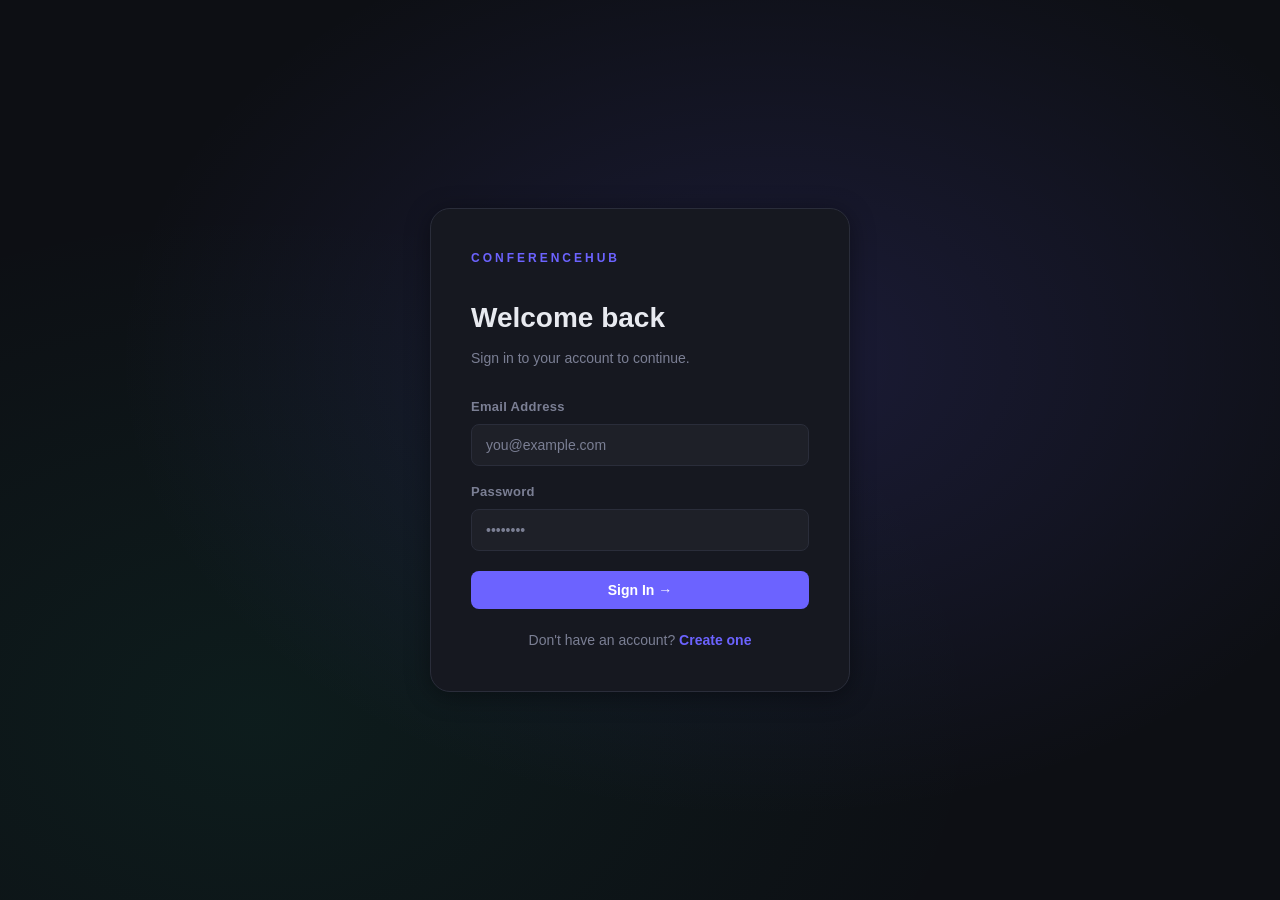
<file: index.html>
<!DOCTYPE html>
<html lang="en">
<head>
    <meta charset="UTF-8">
    <meta name="viewport" content="width=device-width, initial-scale=1.0">
    <title>ConferenceHub — Login</title>
    <link rel="stylesheet" href="style.css">
</head>
<body>
<div class="auth-wrapper">
    <div class="auth-card">
        <div class="auth-logo">CONFERENCEHUB</div>
        <h2>Welcome back</h2>
        <p class="subtitle">Sign in to your account to continue.</p>

        <div class="form-group">
            <label>Email Address</label>
            <input type="email" id="email" placeholder="you@example.com">
        </div>
        <div class="form-group">
            <label>Password</label>
            <input type="password" id="password" placeholder="••••••••">
        </div>

        <button onclick="loginUser()" style="width:100%;justify-content:center;margin-top:4px;">Sign In →</button>

        <p style="margin-top:20px;font-size:14px;color:var(--text-muted);text-align:center;">
            Don't have an account? <a href="register.html">Create one</a>
        </p>
    </div>
</div>
<script src="script.js"></script>
</body>
</html>
</file>
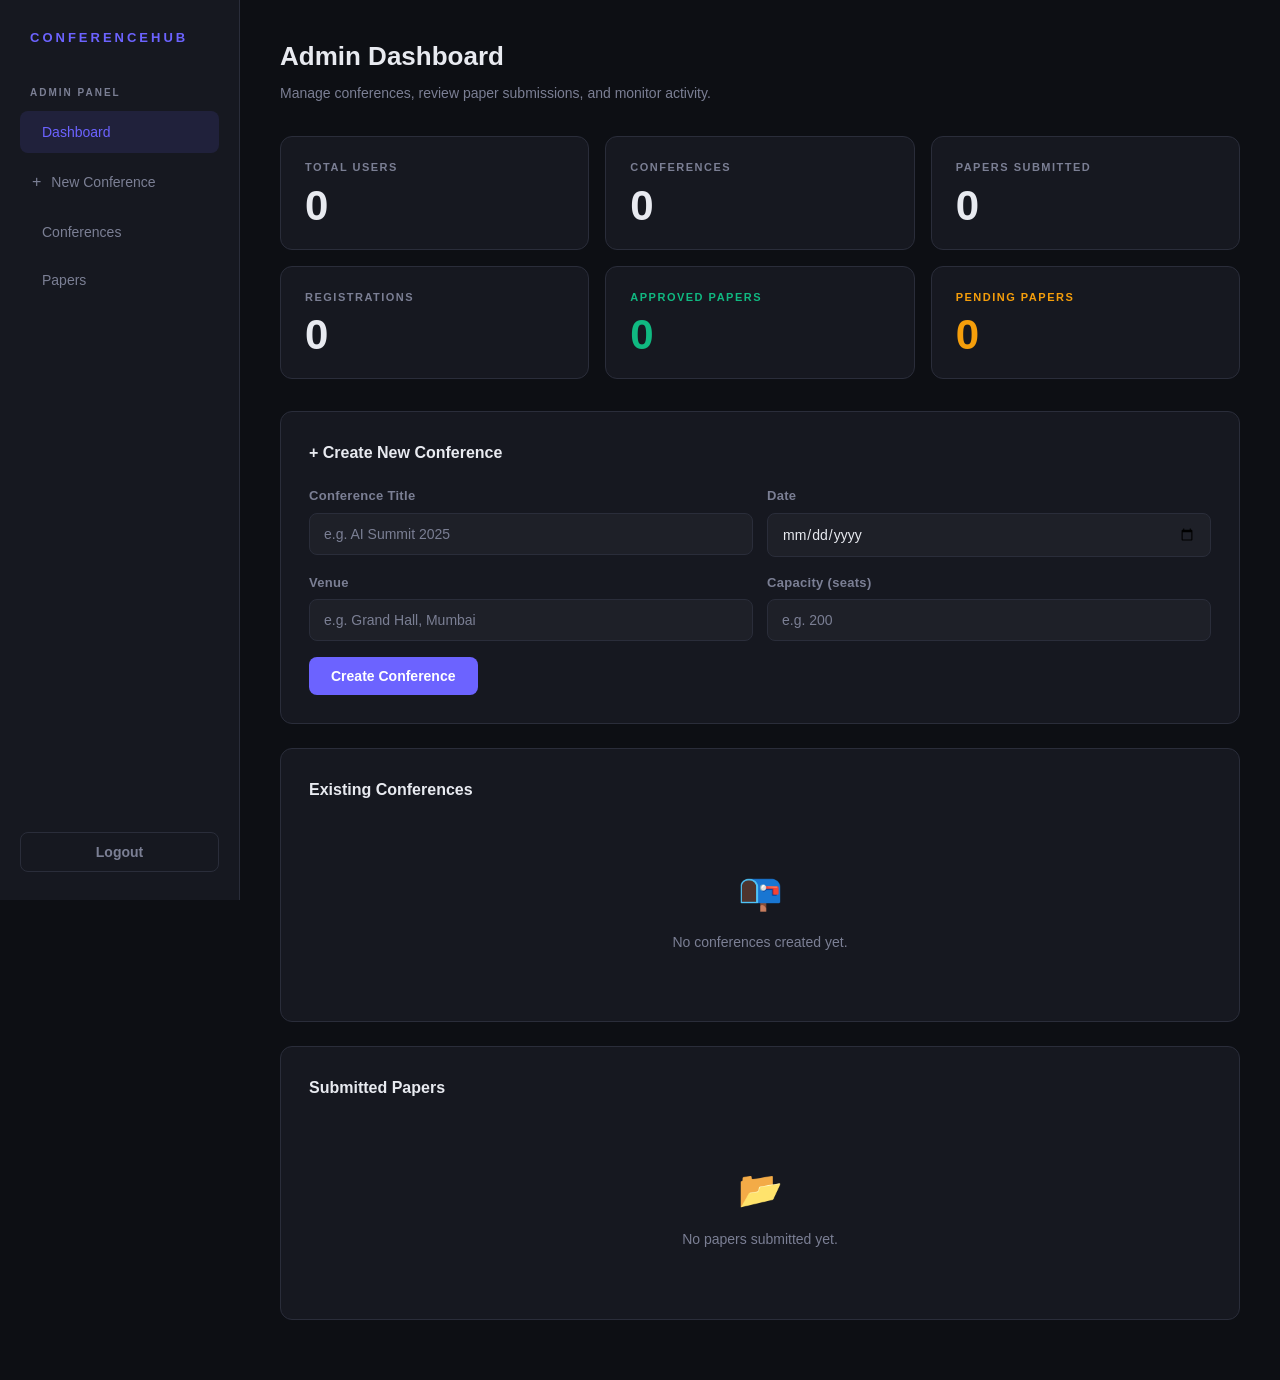
<file: admin.html>
<!DOCTYPE html>
<html lang="en">
<head>
    <meta charset="UTF-8">
    <meta name="viewport" content="width=device-width, initial-scale=1.0">
    <title>Admin Dashboard — ConferenceHub</title>
    <link rel="stylesheet" href="style.css">
</head>
<body onload="loadAdminData()">

<div class="dash-layout">
    <!-- Sidebar -->
    <aside class="sidebar">
        <div class="sidebar-logo">CONFERENCEHUB</div>
        <div class="sidebar-section">Admin Panel</div>
        <a class="active"><span class="sidebar-icon"></span> Dashboard</a>
        <a onclick="document.getElementById('createSection').scrollIntoView({behavior:'smooth'})">
            <span class="sidebar-icon">+</span> New Conference
        </a>
        <a onclick="document.getElementById('confSection').scrollIntoView({behavior:'smooth'})">
            <span class="sidebar-icon"></span> Conferences
        </a>
        <a onclick="document.getElementById('paperSection').scrollIntoView({behavior:'smooth'})">
            <span class="sidebar-icon"></span> Papers
        </a>
        <div class="sidebar-bottom">
            <button class="btn-ghost" onclick="logout()" style="width:100%;justify-content:center;">
                Logout
            </button>
        </div>
    </aside>

    <!-- Main -->
    <main class="main-content">
        <div class="page-header">
            <h2>Admin Dashboard</h2>
            <p>Manage conferences, review paper submissions, and monitor activity.</p>
        </div>

        <!-- Stats -->
        <div id="stats"></div>

        <!-- Create Conference -->
        <div class="panel" id="createSection">
            <div class="panel-title">+ Create New Conference</div>
            <div class="form-row">
                <div class="form-group">
                    <label>Conference Title</label>
                    <input type="text" id="title" placeholder="e.g. AI Summit 2025">
                </div>
                <div class="form-group">
                    <label>Date</label>
                    <input type="date" id="date">
                </div>
            </div>
            <div class="form-row">
                <div class="form-group">
                    <label>Venue</label>
                    <input type="text" id="venue" placeholder="e.g. Grand Hall, Mumbai">
                </div>
                <div class="form-group">
                    <label>Capacity (seats)</label>
                    <input type="number" id="capacity" placeholder="e.g. 200" min="1">
                </div>
            </div>
            <button onclick="createConference()">Create Conference</button>
        </div>

        <!-- Conferences List -->
        <div class="panel" id="confSection">
            <div class="panel-title"> Existing Conferences</div>
            <div id="conferenceList"></div>
        </div>

        <!-- Papers List -->
        <div class="panel" id="paperSection">
            <div class="panel-title"> Submitted Papers</div>
            <div id="paperList"></div>
        </div>
    </main>
</div>

<script src="script.js"></script>
</body>
</html>
</file>
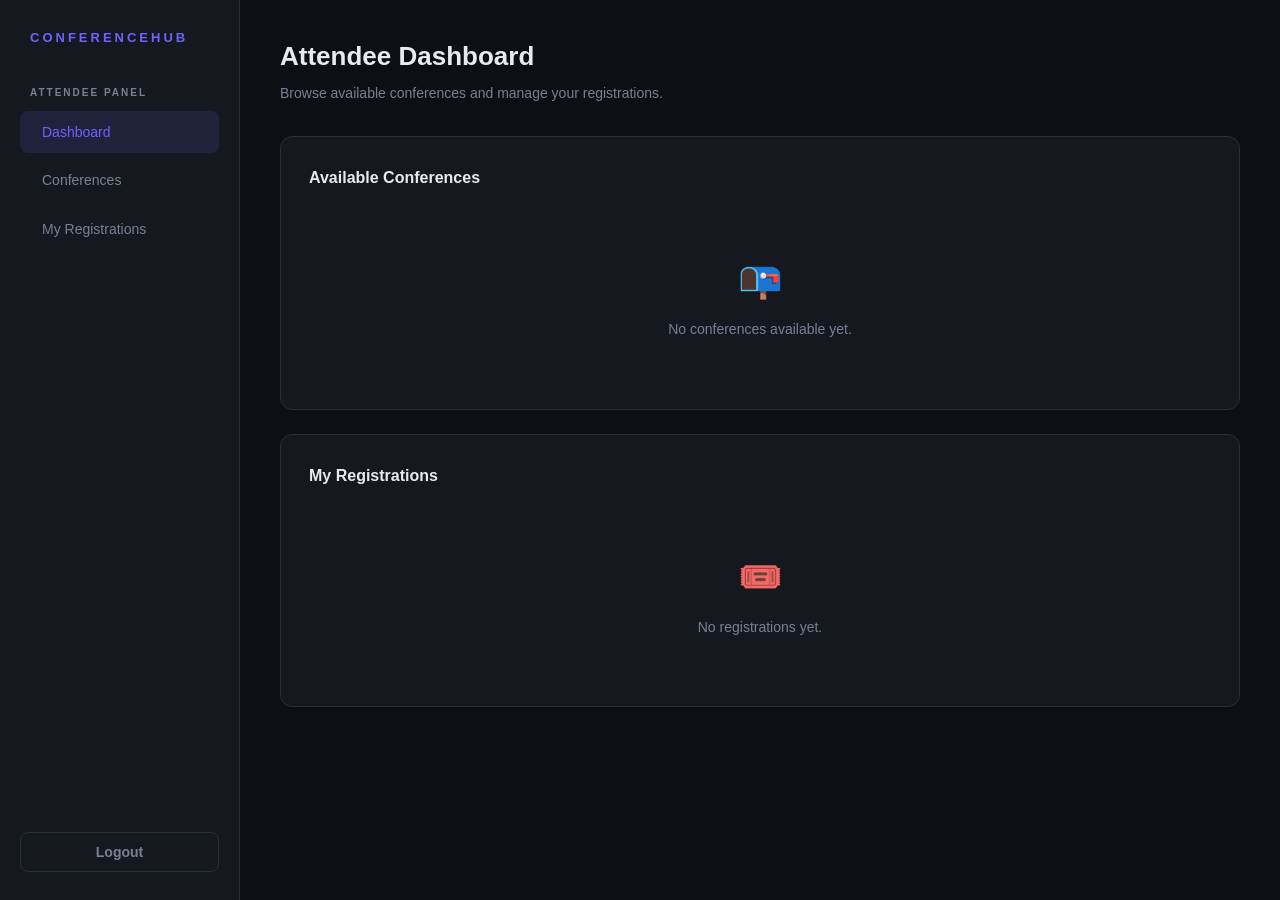
<file: attendee.html>
<!DOCTYPE html>
<html lang="en">
<head>
    <meta charset="UTF-8">
    <meta name="viewport" content="width=device-width, initial-scale=1.0">
    <title>Attendee Dashboard — ConferenceHub</title>
    <link rel="stylesheet" href="style.css">
</head>
<body onload="loadAttendeePage()">

<div class="dash-layout">
    <aside class="sidebar">
        <div class="sidebar-logo">CONFERENCEHUB</div>
        <div class="sidebar-section">Attendee Panel</div>
        <a class="active"><span class="sidebar-icon"></span> Dashboard</a>
        <a onclick="document.getElementById('availSection').scrollIntoView({behavior:'smooth'})">
            <span class="sidebar-icon"></span> Conferences
        </a>
        <a onclick="document.getElementById('myRegSection').scrollIntoView({behavior:'smooth'})">
            <span class="sidebar-icon"></span> My Registrations
        </a>
        <div class="sidebar-bottom">
            <button class="btn-ghost" onclick="logout()" style="width:100%;justify-content:center;">
                Logout
            </button>
        </div>
    </aside>

    <main class="main-content">
        <div class="page-header">
            <h2>Attendee Dashboard</h2>
            <p>Browse available conferences and manage your registrations.</p>
        </div>

        <!-- Available Conferences -->
        <div class="panel" id="availSection">
            <div class="panel-title"> Available Conferences</div>
            <div id="conferenceList"></div>
        </div>

        <!-- My Registrations -->
        <div class="panel" id="myRegSection">
            <div class="panel-title"> My Registrations</div>
            <div id="myRegistrations"></div>
        </div>
    </main>
</div>

<script src="script.js"></script>
</body>
</html>
</file>
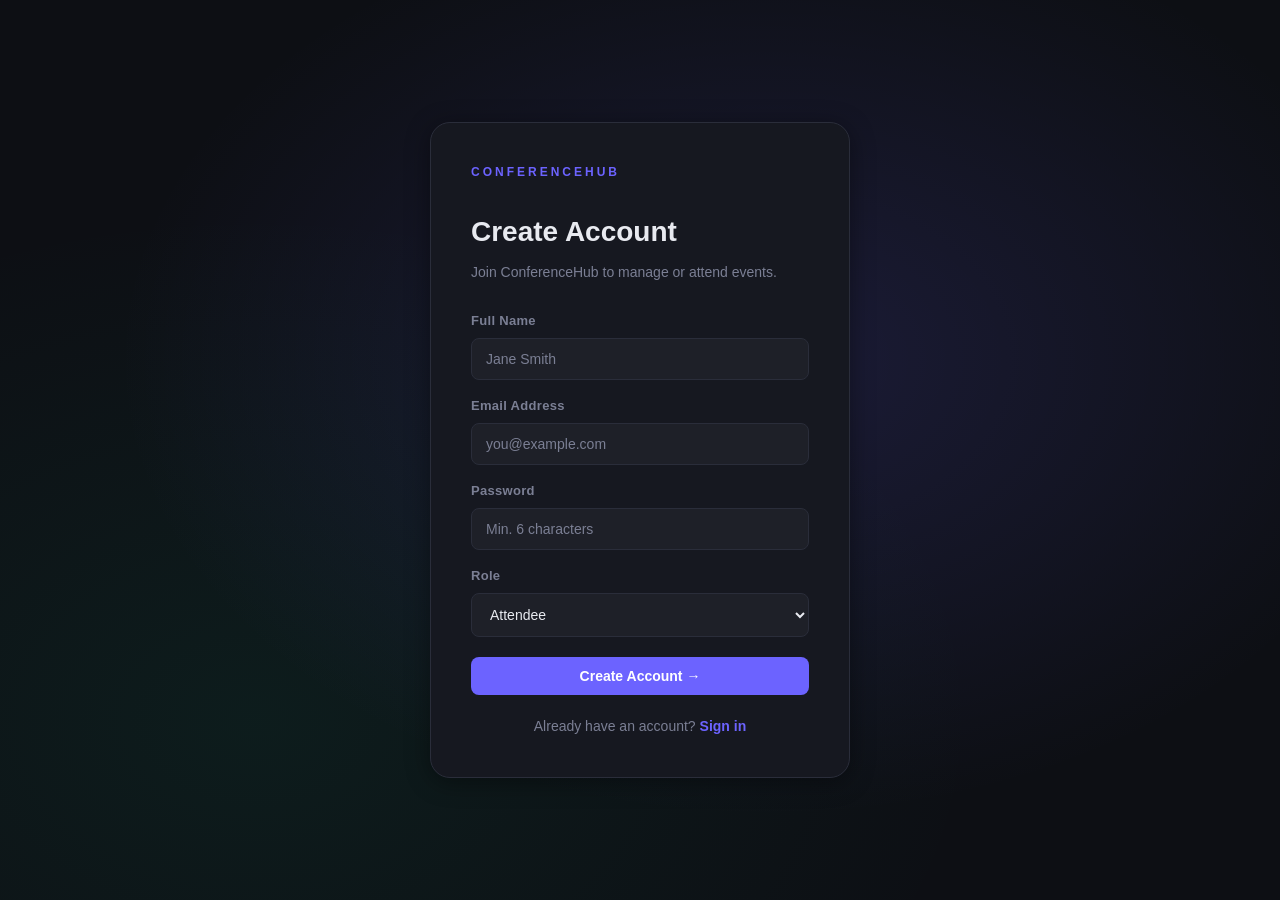
<file: register.html>
<!DOCTYPE html>
<html lang="en">
<head>
    <meta charset="UTF-8">
    <meta name="viewport" content="width=device-width, initial-scale=1.0">
    <title>ConferenceHub — Register</title>
    <link rel="stylesheet" href="style.css">
</head>
<body>
<div class="auth-wrapper">
    <div class="auth-card">
        <div class="auth-logo">CONFERENCEHUB</div>
        <h2>Create Account</h2>
        <p class="subtitle">Join ConferenceHub to manage or attend events.</p>

        <div class="form-group">
            <label>Full Name</label>
            <input type="text" id="name" placeholder="Jane Smith">
        </div>
        <div class="form-group">
            <label>Email Address</label>
            <input type="email" id="email" placeholder="you@example.com">
        </div>
        <div class="form-group">
            <label>Password</label>
            <input type="password" id="password" placeholder="Min. 6 characters">
        </div>
        <div class="form-group">
            <label>Role</label>
            <select id="role">
                <option value="Admin">Admin</option>
                <option value="Speaker">Speaker</option>
                <option value="Attendee" selected>Attendee</option>
            </select>
        </div>

        <button onclick="registerUser()" style="width:100%;justify-content:center;margin-top:4px;">Create Account →</button>

        <p style="margin-top:20px;font-size:14px;color:var(--text-muted);text-align:center;">
            Already have an account? <a href="index.html">Sign in</a>
        </p>
    </div>
</div>
<script src="script.js"></script>
</body>
</html>
</file>
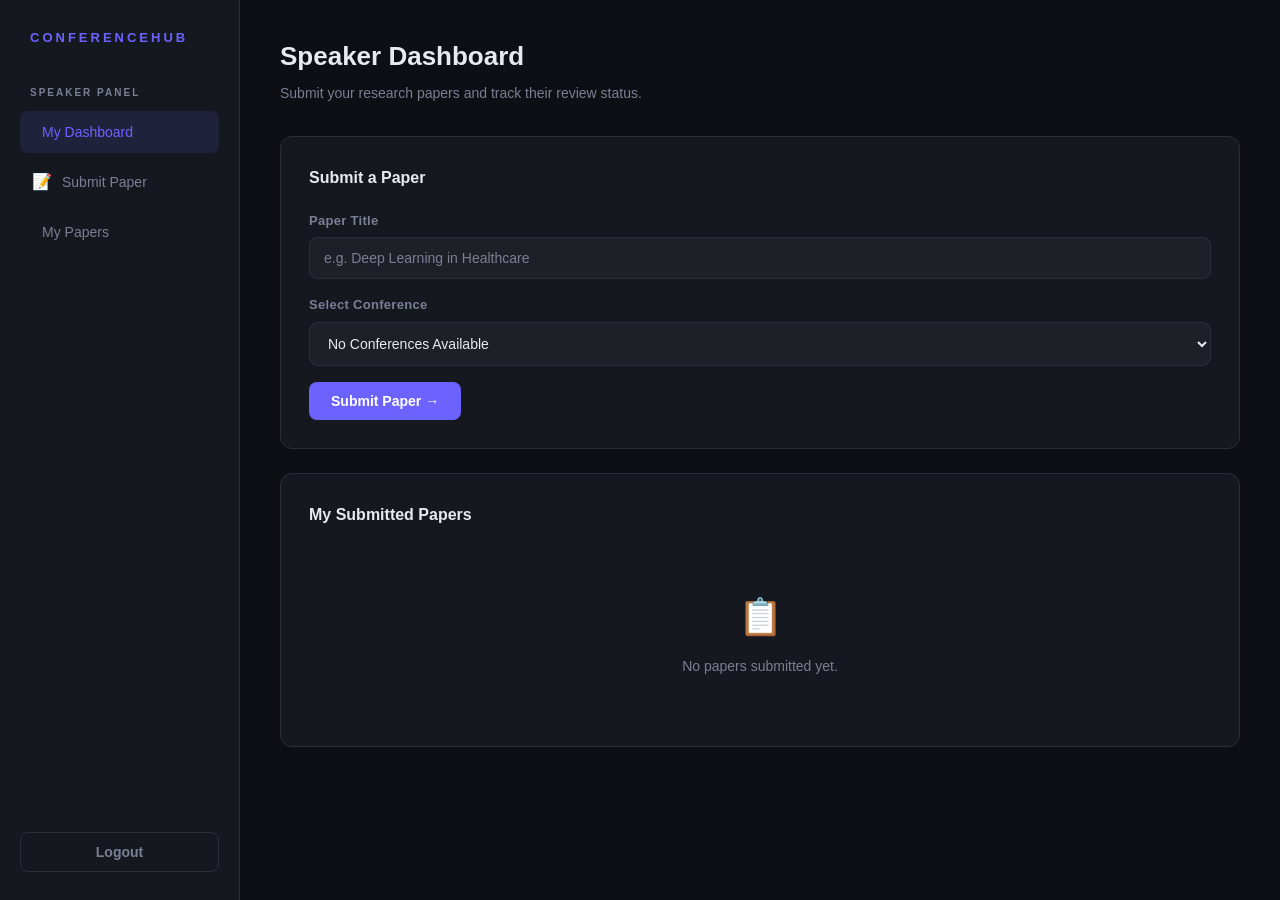
<file: speaker.html>
<!DOCTYPE html>
<html lang="en">
<head>
    <meta charset="UTF-8">
    <meta name="viewport" content="width=device-width, initial-scale=1.0">
    <title>Speaker Dashboard — ConferenceHub</title>
    <link rel="stylesheet" href="style.css">
</head>
<body onload="loadSpeakerPage()">

<div class="dash-layout">
    <aside class="sidebar">
        <div class="sidebar-logo">CONFERENCEHUB</div>
        <div class="sidebar-section">Speaker Panel</div>
        <a class="active"><span class="sidebar-icon"></span> My Dashboard</a>
        <a onclick="document.getElementById('submitSection').scrollIntoView({behavior:'smooth'})">
            <span class="sidebar-icon">📝</span> Submit Paper
        </a>
        <a onclick="document.getElementById('papersSection').scrollIntoView({behavior:'smooth'})">
            <span class="sidebar-icon"></span> My Papers
        </a>
        <div class="sidebar-bottom">
            <button class="btn-ghost" onclick="logout()" style="width:100%;justify-content:center;">
                Logout
            </button>
        </div>
    </aside>

    <main class="main-content">
        <div class="page-header">
            <h2>Speaker Dashboard</h2>
            <p>Submit your research papers and track their review status.</p>
        </div>

        <!-- Submit Paper -->
        <div class="panel" id="submitSection">
            <div class="panel-title">Submit a Paper</div>
            <div class="form-group">
                <label>Paper Title</label>
                <input type="text" id="paperTitle" placeholder="e.g. Deep Learning in Healthcare">
            </div>
            <div class="form-group">
                <label>Select Conference</label>
                <select id="conferenceSelect">
                    <option value="">Loading conferences...</option>
                </select>
            </div>
            <button onclick="submitPaper()">Submit Paper →</button>
        </div>

        <!-- My Papers -->
        <div class="panel" id="papersSection">
            <div class="panel-title"> My Submitted Papers</div>
            <div id="myPapers"></div>
        </div>
    </main>
</div>

<script src="script.js"></script>
</body>
</html>
</file>
<file: style.css>
:root {
    --bg: #0d0f14;
    --surface: #161820;
    --surface2: #1e2028;
    --border: #2a2d3a;
    --text: #e8eaf0;
    --text-muted: #7b7f94;
    --accent: #6c63ff;
    --accent-hover: #5a52e0;
    --accent-soft: rgba(108,99,255,0.12);
    --green: #10b981;
    --green-soft: rgba(16,185,129,0.12);
    --red: #ef4444;
    --red-soft: rgba(239,68,68,0.12);
    --yellow: #f59e0b;
    --yellow-soft: rgba(245,158,11,0.12);
    --radius: 12px;
    --radius-sm: 8px;
    --shadow: 0 4px 24px rgba(0,0,0,0.4);
}

* { margin: 0; padding: 0; box-sizing: border-box; }

body {
    font-family: 'Segoe UI', 'Helvetica Neue', Arial, sans-serif;
    background: var(--bg);
    color: var(--text);
    min-height: 100vh;
    line-height: 1.6;
}

/* ── AUTH PAGES ── */
.auth-wrapper {
    min-height: 100vh;
    display: flex;
    align-items: center;
    justify-content: center;
    background: radial-gradient(ellipse at 60% 40%, rgba(108,99,255,0.15) 0%, transparent 60%),
                radial-gradient(ellipse at 20% 80%, rgba(16,185,129,0.08) 0%, transparent 50%),
                var(--bg);
}

.auth-card {
    width: 420px;
    background: var(--surface);
    border: 1px solid var(--border);
    border-radius: 20px;
    padding: 40px;
    box-shadow: var(--shadow);
    animation: slideUp 0.4s cubic-bezier(0.16,1,0.3,1);
}

.auth-logo {
    font-family: 'Segoe UI', 'Helvetica Neue', Arial, sans-serif;
    font-size: 12px;
    font-weight: 800;
    letter-spacing: 3px;
    text-transform: uppercase;
    color: var(--accent);
    margin-bottom: 28px;
}

.auth-card h2 {
    font-family: 'Segoe UI', 'Helvetica Neue', Arial, sans-serif;
    font-size: 28px;
    font-weight: 800;
    color: var(--text);
    margin-bottom: 6px;
}

.auth-card .subtitle {
    color: var(--text-muted);
    font-size: 14px;
    margin-bottom: 28px;
}

/* ── DASHBOARD LAYOUT ── */
.dash-layout {
    display: flex;
    min-height: 100vh;
}

.sidebar {
    width: 240px;
    background: var(--surface);
    border-right: 1px solid var(--border);
    padding: 28px 20px;
    display: flex;
    flex-direction: column;
    gap: 6px;
    position: fixed;
    height: 100vh;
}

.sidebar-logo {
    font-family: 'Segoe UI', 'Helvetica Neue', Arial, sans-serif;
    font-size: 13px;
    font-weight: 800;
    letter-spacing: 3px;
    text-transform: uppercase;
    color: var(--accent);
    padding: 0 10px;
    margin-bottom: 20px;
}

.sidebar-section {
    font-size: 10px;
    letter-spacing: 2px;
    text-transform: uppercase;
    color: var(--text-muted);
    padding: 10px 10px 4px;
    font-weight: 600;
}

.sidebar a {
    display: flex;
    align-items: center;
    gap: 10px;
    padding: 10px 12px;
    border-radius: var(--radius-sm);
    color: var(--text-muted);
    text-decoration: none;
    font-size: 14px;
    font-weight: 500;
    transition: all 0.2s;
    cursor: pointer;
}

.sidebar a:hover, .sidebar a.active {
    background: var(--accent-soft);
    color: var(--accent);
}

.sidebar-icon { font-size: 16px; }

.sidebar-bottom {
    margin-top: auto;
}

.main-content {
    margin-left: 240px;
    padding: 36px 40px;
    flex: 1;
    max-width: calc(100vw - 240px);
}

.page-header {
    margin-bottom: 32px;
}

.page-header h2 {
    font-family: 'Segoe UI', 'Helvetica Neue', Arial, sans-serif;
    font-size: 26px;
    font-weight: 800;
    color: var(--text);
}

.page-header p {
    color: var(--text-muted);
    font-size: 14px;
    margin-top: 4px;
}

/* ── STATS GRID ── */
.stats-grid {
    display: grid;
    grid-template-columns: repeat(3, 1fr);
    gap: 16px;
    margin-bottom: 32px;
}

.stat-card {
    background: var(--surface);
    border: 1px solid var(--border);
    border-radius: var(--radius);
    padding: 22px 24px;
    animation: fadeIn 0.4s ease both;
}

.stat-card .stat-label {
    font-size: 11px;
    letter-spacing: 1.5px;
    text-transform: uppercase;
    color: var(--text-muted);
    font-weight: 600;
    margin-bottom: 8px;
}

.stat-card .stat-value {
    font-family: 'Segoe UI', 'Helvetica Neue', Arial, sans-serif;
    font-size: 42px;
    font-weight: 700;
    color: var(--text);
    line-height: 1;
    letter-spacing: -1px;
}

.stat-card .stat-icon {
    font-size: 20px;
    margin-bottom: 10px;
    display: block;
    line-height: 1.2;
}

/* ── CARDS / PANELS ── */
.panel {
    background: var(--surface);
    border: 1px solid var(--border);
    border-radius: var(--radius);
    padding: 28px;
    margin-bottom: 24px;
    animation: fadeIn 0.4s ease both;
}

.panel-title {
    font-family: 'Segoe UI', 'Helvetica Neue', Arial, sans-serif;
    font-size: 16px;
    font-weight: 700;
    color: var(--text);
    margin-bottom: 20px;
    display: flex;
    align-items: center;
    gap: 8px;
}

/* ── FORM ELEMENTS ── */
.form-group {
    margin-bottom: 16px;
}

.form-group label {
    display: block;
    font-size: 13px;
    font-weight: 600;
    color: var(--text-muted);
    margin-bottom: 6px;
    letter-spacing: 0.3px;
}

input, select, textarea {
    width: 100%;
    padding: 12px 14px;
    background: var(--surface2);
    border: 1px solid var(--border);
    border-radius: var(--radius-sm);
    color: var(--text);
    font-family: 'Segoe UI', 'Helvetica Neue', Arial, sans-serif;
    font-size: 14px;
    transition: border-color 0.2s, box-shadow 0.2s;
    outline: none;
}

input::placeholder, textarea::placeholder {
    color: var(--text-muted);
}

input:focus, select:focus, textarea:focus {
    border-color: var(--accent);
    box-shadow: 0 0 0 3px var(--accent-soft);
}

select option { background: var(--surface2); }

.form-row {
    display: grid;
    grid-template-columns: 1fr 1fr;
    gap: 14px;
}

/* ── BUTTONS ── */
button, .btn {
    padding: 11px 22px;
    background: var(--accent);
    color: #fff;
    border: none;
    border-radius: var(--radius-sm);
    cursor: pointer;
    font-family: 'Segoe UI', 'Helvetica Neue', Arial, sans-serif;
    font-size: 14px;
    font-weight: 600;
    transition: all 0.2s;
    display: inline-flex;
    align-items: center;
    gap: 6px;
}

button:hover {
    background: var(--accent-hover);
    transform: translateY(-1px);
    box-shadow: 0 6px 20px rgba(108,99,255,0.35);
}

button:active { transform: translateY(0); }

button:disabled {
    background: var(--surface2);
    color: var(--text-muted);
    border: 1px solid var(--border);
    cursor: not-allowed;
    transform: none;
    box-shadow: none;
}

.btn-danger {
    background: transparent;
    color: var(--red);
    border: 1px solid rgba(239,68,68,0.3);
}
.btn-danger:hover {
    background: var(--red-soft);
    box-shadow: none;
}

.btn-success {
    background: var(--green);
}
.btn-success:hover {
    background: #0ea271;
    box-shadow: 0 6px 20px rgba(16,185,129,0.35);
}

.btn-ghost {
    background: transparent;
    color: var(--text-muted);
    border: 1px solid var(--border);
}
.btn-ghost:hover {
    background: var(--surface2);
    color: var(--text);
    box-shadow: none;
}

/* ── BADGES ── */
.badge {
    display: inline-flex;
    align-items: center;
    gap: 5px;
    padding: 4px 12px;
    border-radius: 20px;
    font-size: 12px;
    font-weight: 700;
    letter-spacing: 0.3px;
}

.badge::before {
    content: '';
    width: 6px; height: 6px;
    border-radius: 50%;
    background: currentColor;
}

.approved { background: var(--green-soft); color: var(--green); }
.rejected  { background: var(--red-soft);   color: var(--red);   }
.pending   { background: var(--yellow-soft); color: var(--yellow);}

/* ── ITEM CARDS ── */
.item-card {
    background: var(--surface2);
    border: 1px solid var(--border);
    border-radius: var(--radius-sm);
    padding: 18px 20px;
    margin-bottom: 12px;
    display: flex;
    justify-content: space-between;
    align-items: flex-start;
    gap: 16px;
    transition: border-color 0.2s;
}

.item-card:hover { border-color: var(--accent); }

.item-card-info h4 {
    font-weight: 600;
    font-size: 15px;
    color: var(--text);
    margin-bottom: 4px;
}

.item-card-info p {
    font-size: 13px;
    color: var(--text-muted);
    line-height: 1.5;
}

.item-card-actions {
    display: flex;
    gap: 8px;
    flex-shrink: 0;
    align-items: center;
}

/* ── EMPTY STATE ── */
.empty {
    text-align: center;
    padding: 40px 20px;
    color: var(--text-muted);
    font-size: 14px;
}

.empty-icon { font-size: 36px; margin-bottom: 10px; display: block; }

/* ── LINKS ── */
a { color: var(--accent); text-decoration: none; }
a:hover { text-decoration: underline; }

.auth-card a { font-weight: 600; }

/* ── TOAST ── */
.toast-container {
    position: fixed;
    top: 24px;
    right: 24px;
    z-index: 9999;
    display: flex;
    flex-direction: column;
    gap: 10px;
}

.toast {
    background: var(--surface);
    border: 1px solid var(--border);
    border-radius: var(--radius-sm);
    padding: 14px 20px;
    font-size: 14px;
    font-weight: 500;
    box-shadow: var(--shadow);
    display: flex;
    align-items: center;
    gap: 10px;
    animation: slideIn 0.3s cubic-bezier(0.16,1,0.3,1), fadeOut 0.3s ease 2.7s forwards;
    min-width: 260px;
}

.toast.success { border-left: 3px solid var(--green); }
.toast.error   { border-left: 3px solid var(--red);   }
.toast.info    { border-left: 3px solid var(--accent); }

/* ── DIVIDER ── */
.divider {
    border: none;
    border-top: 1px solid var(--border);
    margin: 24px 0;
}

/* ── ANIMATIONS ── */
@keyframes slideUp {
    from { opacity:0; transform:translateY(20px); }
    to   { opacity:1; transform:translateY(0); }
}
@keyframes fadeIn {
    from { opacity:0; }
    to   { opacity:1; }
}
@keyframes slideIn {
    from { opacity:0; transform:translateX(20px); }
    to   { opacity:1; transform:translateX(0); }
}
@keyframes fadeOut {
    to { opacity:0; transform:translateX(10px); }
}
</file>
